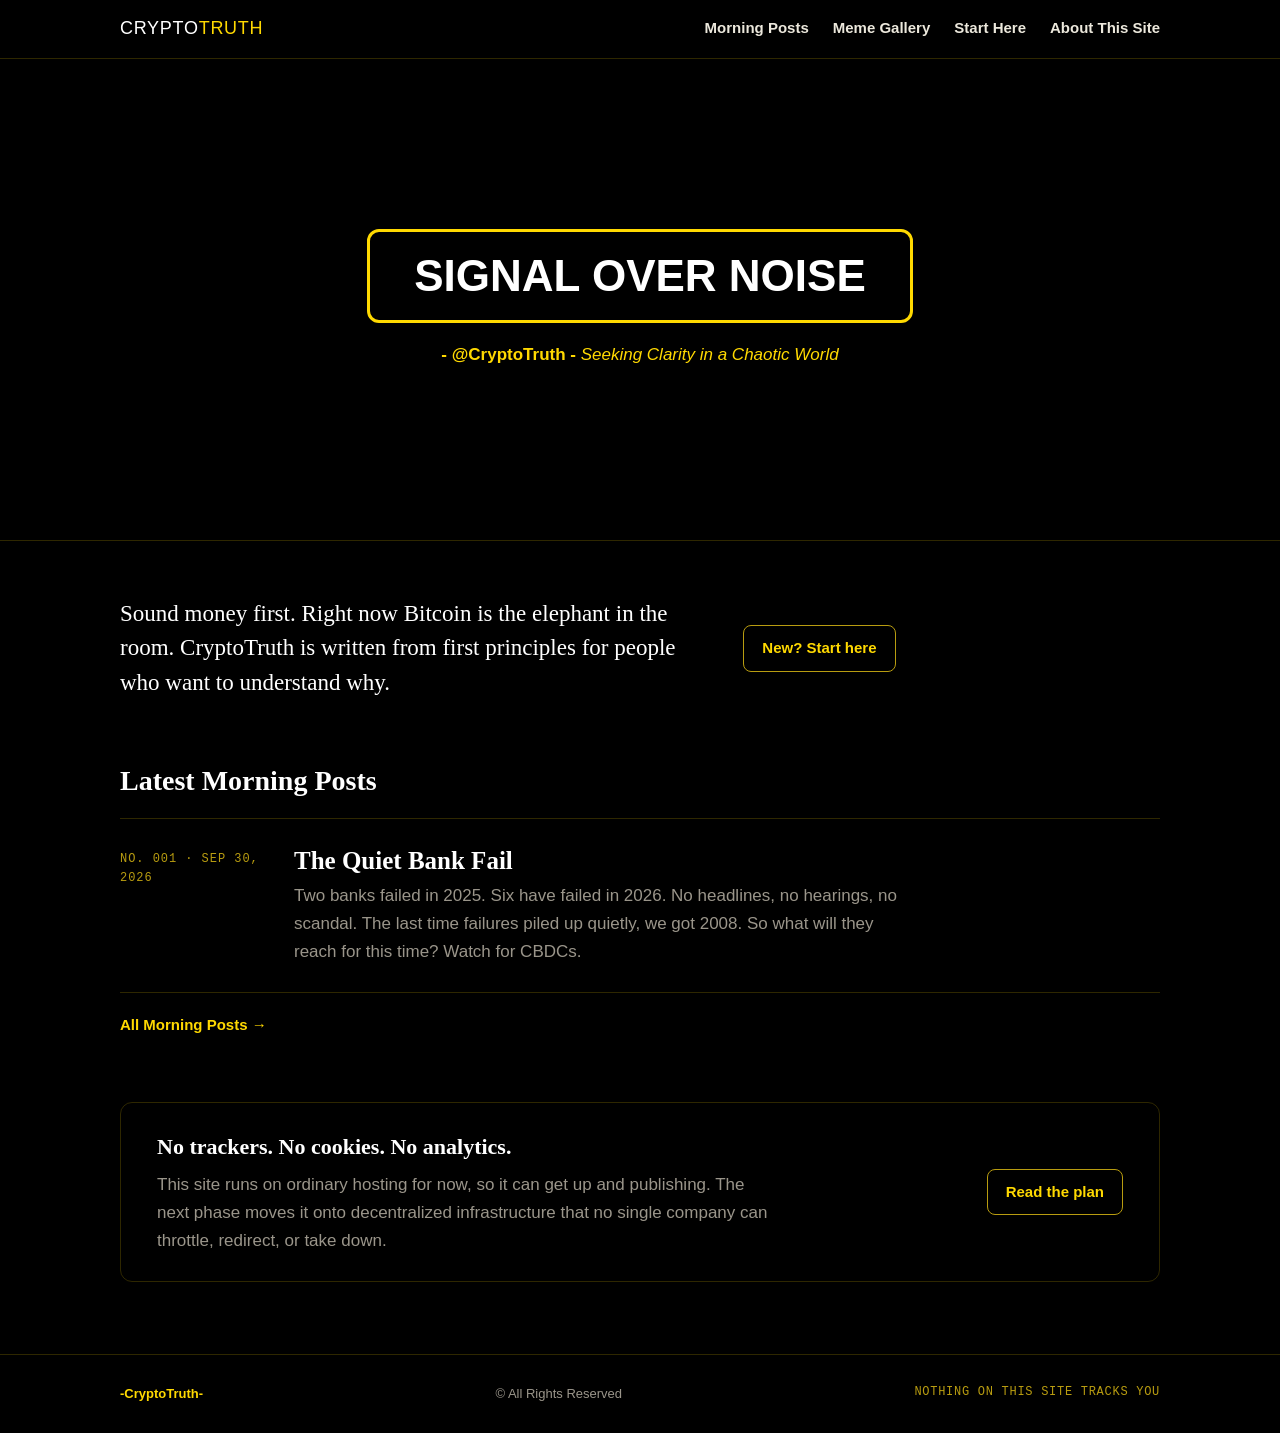
<file: docs/index.html>
<!doctype html>
<html lang="en">
<head>
<meta charset="utf-8">
<meta name="viewport" content="width=device-width, initial-scale=1">
<meta name="referrer" content="no-referrer">
<title>CryptoTruth</title>
<meta name="description" content="Sound money, first principles, and the signal behind the noise.">
<link rel="stylesheet" href="assets/site.css">
</head>
<body>
<header class="top">
  <div class="top-inner">
    <a class="mark" href="" aria-label="CryptoTruth home">CRYPTO<span>TRUTH</span></a>
    <button class="menu-btn" id="menu-btn" type="button" aria-expanded="false" aria-controls="main-nav">Menu</button>
    <nav class="nav" id="main-nav" aria-label="Main">
      <a href="posts/">Morning Posts</a>
      <a href="gallery/">Meme Gallery</a>
      <a href="start/">Start Here</a>
      <a href="about/">About This Site</a>
    </nav>
  </div>
</header>
<section class="hero" aria-label="CryptoTruth">
  <canvas id="rain" aria-hidden="true"></canvas>
  <div class="hero-inner">
    <h1 class="frame">Signal Over Noise</h1>
    <div class="sig">- @CryptoTruth - <em>Seeking Clarity in a Chaotic World</em></div>
  </div>
</section>
<main class="page">
  <section class="lede-band">
    <p>Sound money first. Right now Bitcoin is the elephant in the room. CryptoTruth is written from first principles for people who want to understand why.</p>
    <div><a class="btn" href="start/">New? Start here</a></div>
  </section>
  <section>
    <h2 class="box-title">Latest Morning Posts</h2>
    <div class="posts">
    <article class="post-row">
      <div class="meta">No. 001 &middot; Sep 30, 2026</div>
      <div>
        <h3><a href="posts/the-quiet-bank-fail/">The Quiet Bank Fail</a></h3>
        <p>Two banks failed in 2025. Six have failed in 2026. No headlines, no hearings, no scandal. The last time failures piled up quietly, we got 2008. So what will they reach for this time? Watch for CBDCs.</p>
      </div>
    </article>
    </div>
    <div class="all"><a href="posts/">All Morning Posts &rarr;</a></div>
  </section>
  <section class="note">
    <div>
      <h2>No trackers. No cookies. No analytics.</h2>
      <p>This site runs on ordinary hosting for now, so it can get up and publishing. The next phase moves it onto decentralized infrastructure that no single company can throttle, redirect, or take down.</p>
    </div>
    <a class="btn" href="about/">Read the plan</a>
  </section>
</main>
<footer>
  <div class="foot">
    <span class="sign">-CryptoTruth-</span>
    <span>&copy; All Rights Reserved</span>
    <span class="clean">Nothing on this site tracks you</span>
  </div>
</footer>
<script src="assets/site.js"></script>
</body>
</html>
</file>
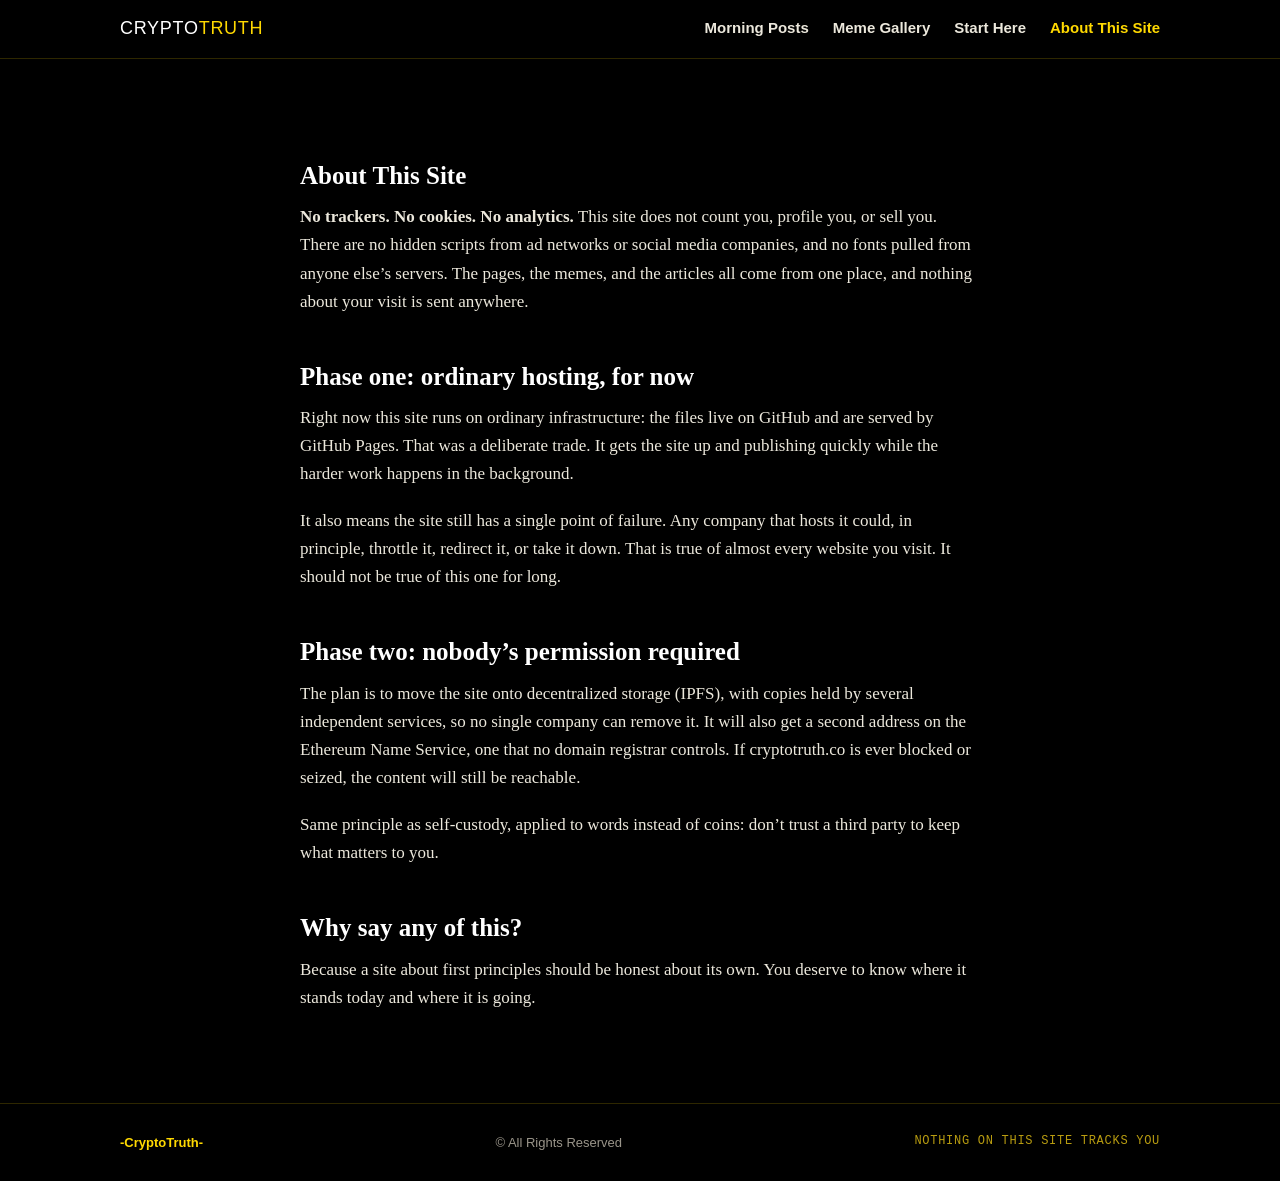
<file: docs/about/index.html>
<!doctype html>
<html lang="en">
<head>
<meta charset="utf-8">
<meta name="viewport" content="width=device-width, initial-scale=1">
<meta name="referrer" content="no-referrer">
<title>About This Site | CryptoTruth</title>
<meta name="description" content="Sound money, first principles, and the signal behind the noise.">
<link rel="stylesheet" href="../assets/site.css">
</head>
<body>
<header class="top">
  <div class="top-inner">
    <a class="mark" href="../" aria-label="CryptoTruth home">CRYPTO<span>TRUTH</span></a>
    <button class="menu-btn" id="menu-btn" type="button" aria-expanded="false" aria-controls="main-nav">Menu</button>
    <nav class="nav" id="main-nav" aria-label="Main">
      <a href="../posts/">Morning Posts</a>
      <a href="../gallery/">Meme Gallery</a>
      <a href="../start/">Start Here</a>
      <a href="../about/" aria-current="page">About This Site</a>
    </nav>
  </div>
</header>
<main class="page">
<div class="narrow prose">
  <h2 class="box-title">About This Site</h2>
<p><strong>No trackers. No cookies. No analytics.</strong> This site does not count you, profile you, or sell you. There are no hidden scripts from ad networks or social media companies, and no fonts pulled from anyone else&rsquo;s servers. The pages, the memes, and the articles all come from one place, and nothing about your visit is sent anywhere.</p>
<h2>Phase one: ordinary hosting, for now</h2>
<p>Right now this site runs on ordinary infrastructure: the files live on GitHub and are served by GitHub Pages. That was a deliberate trade. It gets the site up and publishing quickly while the harder work happens in the background.</p>
<p>It also means the site still has a single point of failure. Any company that hosts it could, in principle, throttle it, redirect it, or take it down. That is true of almost every website you visit. It should not be true of this one for long.</p>
<h2>Phase two: nobody&rsquo;s permission required</h2>
<p>The plan is to move the site onto decentralized storage (IPFS), with copies held by several independent services, so no single company can remove it. It will also get a second address on the Ethereum Name Service, one that no domain registrar controls. If cryptotruth.co is ever blocked or seized, the content will still be reachable.</p>
<p>Same principle as self-custody, applied to words instead of coins: don&rsquo;t trust a third party to keep what matters to you.</p>
<h2>Why say any of this?</h2>
<p>Because a site about first principles should be honest about its own. You deserve to know where it stands today and where it is going.</p>
</div>
</main>
<footer>
  <div class="foot">
    <span class="sign">-CryptoTruth-</span>
    <span>&copy; All Rights Reserved</span>
    <span class="clean">Nothing on this site tracks you</span>
  </div>
</footer>
<script src="../assets/site.js"></script>
</body>
</html>
</file>
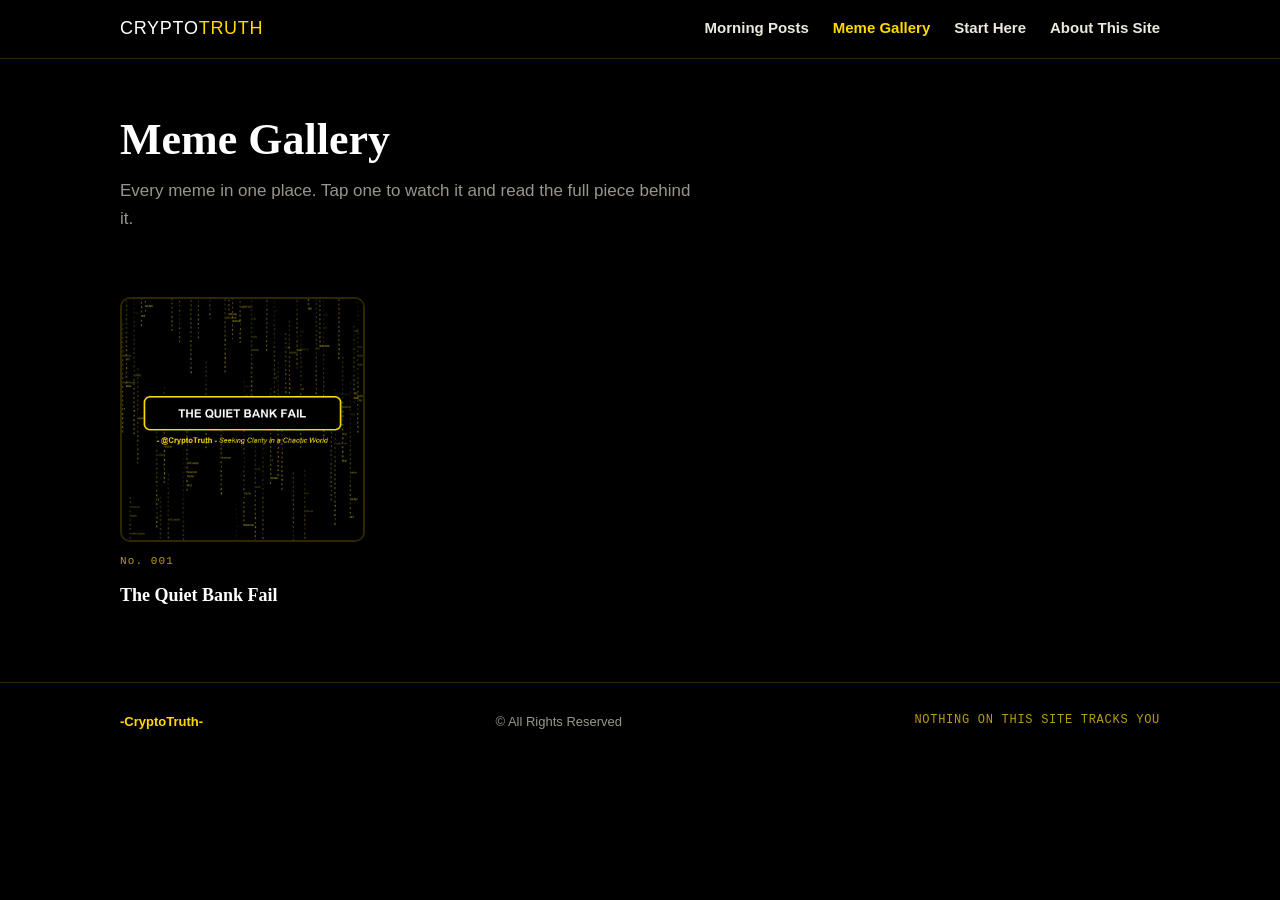
<file: docs/gallery/index.html>
<!doctype html>
<html lang="en">
<head>
<meta charset="utf-8">
<meta name="viewport" content="width=device-width, initial-scale=1">
<meta name="referrer" content="no-referrer">
<title>Meme Gallery | CryptoTruth</title>
<meta name="description" content="Sound money, first principles, and the signal behind the noise.">
<link rel="stylesheet" href="../assets/site.css">
</head>
<body>
<header class="top">
  <div class="top-inner">
    <a class="mark" href="../" aria-label="CryptoTruth home">CRYPTO<span>TRUTH</span></a>
    <button class="menu-btn" id="menu-btn" type="button" aria-expanded="false" aria-controls="main-nav">Menu</button>
    <nav class="nav" id="main-nav" aria-label="Main">
      <a href="../posts/">Morning Posts</a>
      <a href="../gallery/" aria-current="page">Meme Gallery</a>
      <a href="../start/">Start Here</a>
      <a href="../about/">About This Site</a>
    </nav>
  </div>
</header>
<main class="page">
  <div class="page-head" style="padding:0">
    <h1>Meme Gallery</h1>
    <p>Every meme in one place. Tap one to watch it and read the full piece behind it.</p>
  </div>
  <div class="gallery">
    <a class="tile" href="../posts/the-quiet-bank-fail/"><img src="../posts/the-quiet-bank-fail/poster.jpg" alt="" loading="lazy"><small>No. 001</small><span>The Quiet Bank Fail</span></a>
  </div>
</main>
<footer>
  <div class="foot">
    <span class="sign">-CryptoTruth-</span>
    <span>&copy; All Rights Reserved</span>
    <span class="clean">Nothing on this site tracks you</span>
  </div>
</footer>
<script src="../assets/site.js"></script>
</body>
</html>
</file>
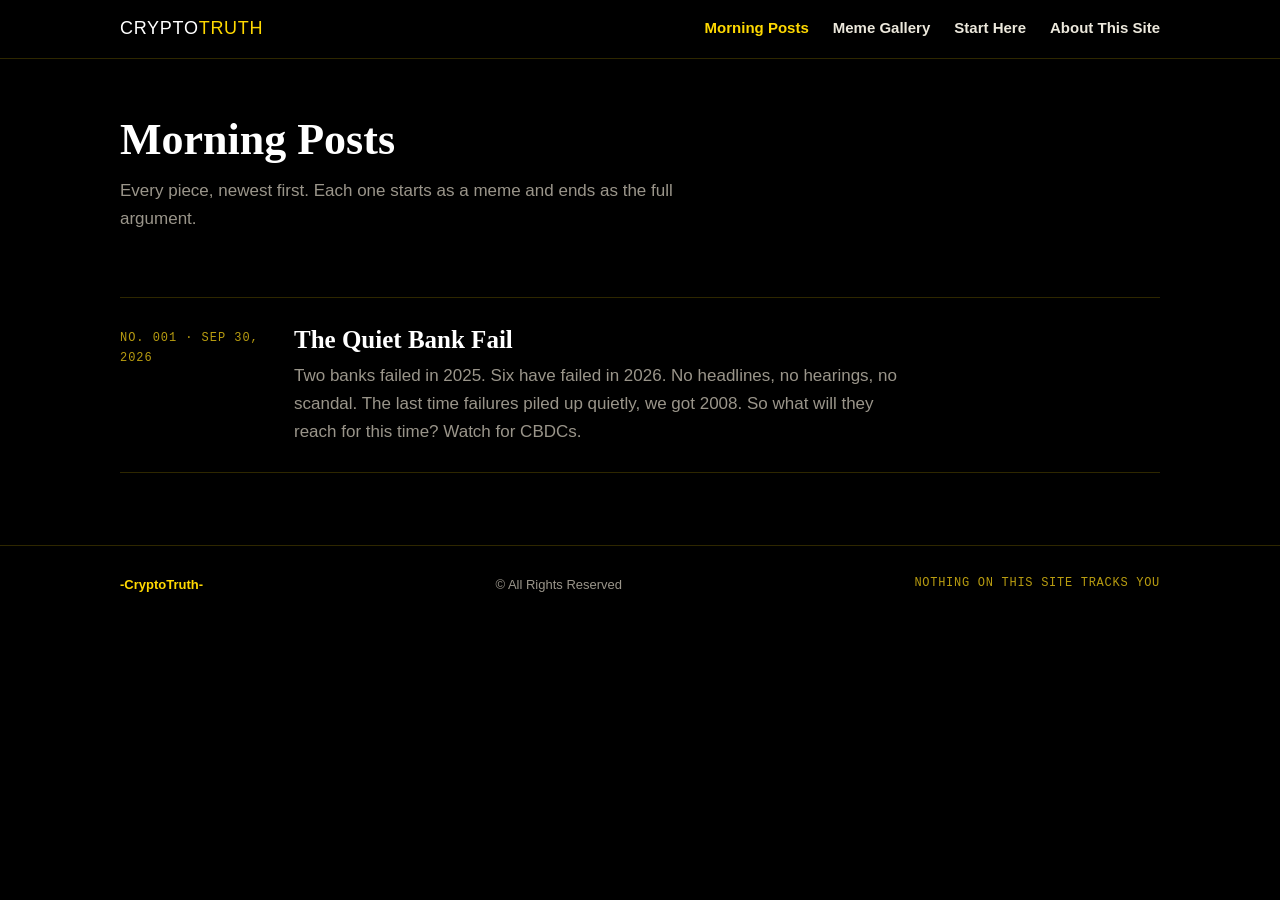
<file: docs/posts/index.html>
<!doctype html>
<html lang="en">
<head>
<meta charset="utf-8">
<meta name="viewport" content="width=device-width, initial-scale=1">
<meta name="referrer" content="no-referrer">
<title>Morning Posts | CryptoTruth</title>
<meta name="description" content="Sound money, first principles, and the signal behind the noise.">
<link rel="stylesheet" href="../assets/site.css">
</head>
<body>
<header class="top">
  <div class="top-inner">
    <a class="mark" href="../" aria-label="CryptoTruth home">CRYPTO<span>TRUTH</span></a>
    <button class="menu-btn" id="menu-btn" type="button" aria-expanded="false" aria-controls="main-nav">Menu</button>
    <nav class="nav" id="main-nav" aria-label="Main">
      <a href="../posts/" aria-current="page">Morning Posts</a>
      <a href="../gallery/">Meme Gallery</a>
      <a href="../start/">Start Here</a>
      <a href="../about/">About This Site</a>
    </nav>
  </div>
</header>
<main class="page">
  <div class="page-head" style="padding:0">
    <h1>Morning Posts</h1>
    <p>Every piece, newest first. Each one starts as a meme and ends as the full argument.</p>
  </div>
  <div class="posts">
    <article class="post-row">
      <div class="meta">No. 001 &middot; Sep 30, 2026</div>
      <div>
        <h3><a href="../posts/the-quiet-bank-fail/">The Quiet Bank Fail</a></h3>
        <p>Two banks failed in 2025. Six have failed in 2026. No headlines, no hearings, no scandal. The last time failures piled up quietly, we got 2008. So what will they reach for this time? Watch for CBDCs.</p>
      </div>
    </article>
  </div>
</main>
<footer>
  <div class="foot">
    <span class="sign">-CryptoTruth-</span>
    <span>&copy; All Rights Reserved</span>
    <span class="clean">Nothing on this site tracks you</span>
  </div>
</footer>
<script src="../assets/site.js"></script>
</body>
</html>
</file>
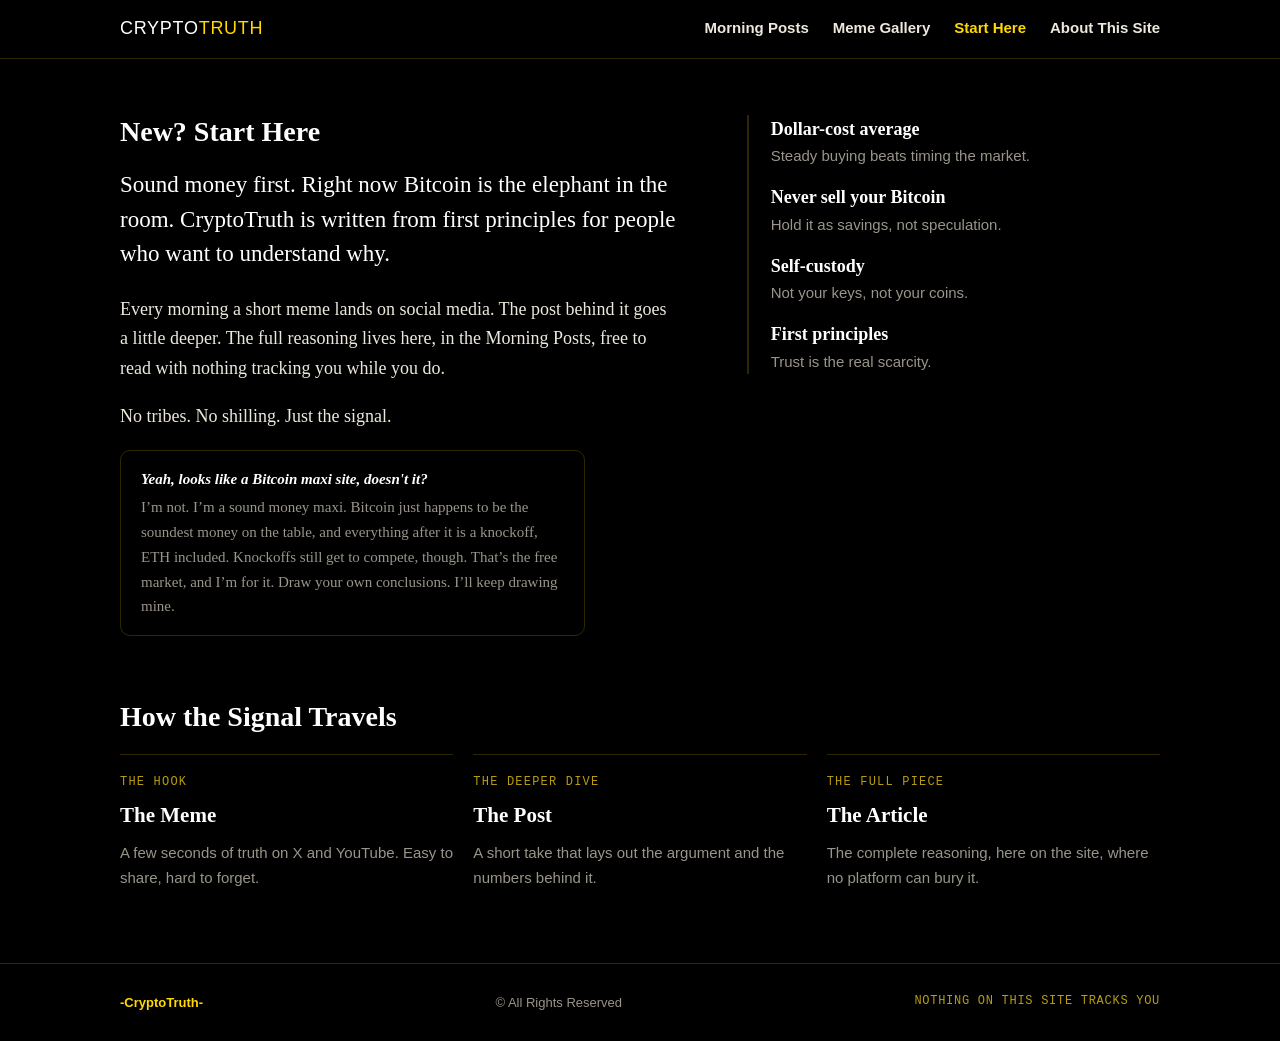
<file: docs/start/index.html>
<!doctype html>
<html lang="en">
<head>
<meta charset="utf-8">
<meta name="viewport" content="width=device-width, initial-scale=1">
<meta name="referrer" content="no-referrer">
<title>Start Here | CryptoTruth</title>
<meta name="description" content="Sound money, first principles, and the signal behind the noise.">
<link rel="stylesheet" href="../assets/site.css">
</head>
<body>
<header class="top">
  <div class="top-inner">
    <a class="mark" href="../" aria-label="CryptoTruth home">CRYPTO<span>TRUTH</span></a>
    <button class="menu-btn" id="menu-btn" type="button" aria-expanded="false" aria-controls="main-nav">Menu</button>
    <nav class="nav" id="main-nav" aria-label="Main">
      <a href="../posts/">Morning Posts</a>
      <a href="../gallery/">Meme Gallery</a>
      <a href="../start/" aria-current="page">Start Here</a>
      <a href="../about/">About This Site</a>
    </nav>
  </div>
</header>
<main class="page">
<section class="intro">
  <div>
    <h2 class="box-title">New? Start Here</h2>
    <p class="lede">Sound money first. Right now Bitcoin is the elephant in the room. CryptoTruth is written from first principles for people who want to understand why.</p>
    <p>Every morning a short meme lands on social media. The post behind it goes a little deeper. The full reasoning lives here, in the Morning Posts, free to read with nothing tracking you while you do.</p>
    <p>No tribes. No shilling. Just the signal.</p>
    <aside class="aside"><b>Yeah, looks like a Bitcoin maxi site, doesn&#x27;t it?</b>I&rsquo;m not. I&rsquo;m a sound money maxi. Bitcoin just happens to be the soundest money on the table, and everything after it is a knockoff, ETH included. Knockoffs still get to compete, though. That&rsquo;s the free market, and I&rsquo;m for it. Draw your own conclusions. I&rsquo;ll keep drawing mine.</aside>
  </div>
  <ul class="tenets" aria-label="Core positions">
    <li><b>Dollar-cost average</b>Steady buying beats timing the market.</li>
    <li><b>Never sell your Bitcoin</b>Hold it as savings, not speculation.</li>
    <li><b>Self-custody</b>Not your keys, not your coins.</li>
    <li><b>First principles</b>Trust is the real scarcity.</li>
  </ul>
</section>
<section>
  <h2 class="box-title">How the Signal Travels</h2>
  <div class="path">
    <div class="step"><div class="n">THE HOOK</div><h3>The Meme</h3><p>A few seconds of truth on X and YouTube. Easy to share, hard to forget.</p></div>
    <div class="step"><div class="n">THE DEEPER DIVE</div><h3>The Post</h3><p>A short take that lays out the argument and the numbers behind it.</p></div>
    <div class="step"><div class="n">THE FULL PIECE</div><h3>The Article</h3><p>The complete reasoning, here on the site, where no platform can bury it.</p></div>
  </div>
</section>
</main>
<footer>
  <div class="foot">
    <span class="sign">-CryptoTruth-</span>
    <span>&copy; All Rights Reserved</span>
    <span class="clean">Nothing on this site tracks you</span>
  </div>
</footer>
<script src="../assets/site.js"></script>
</body>
</html>
</file>
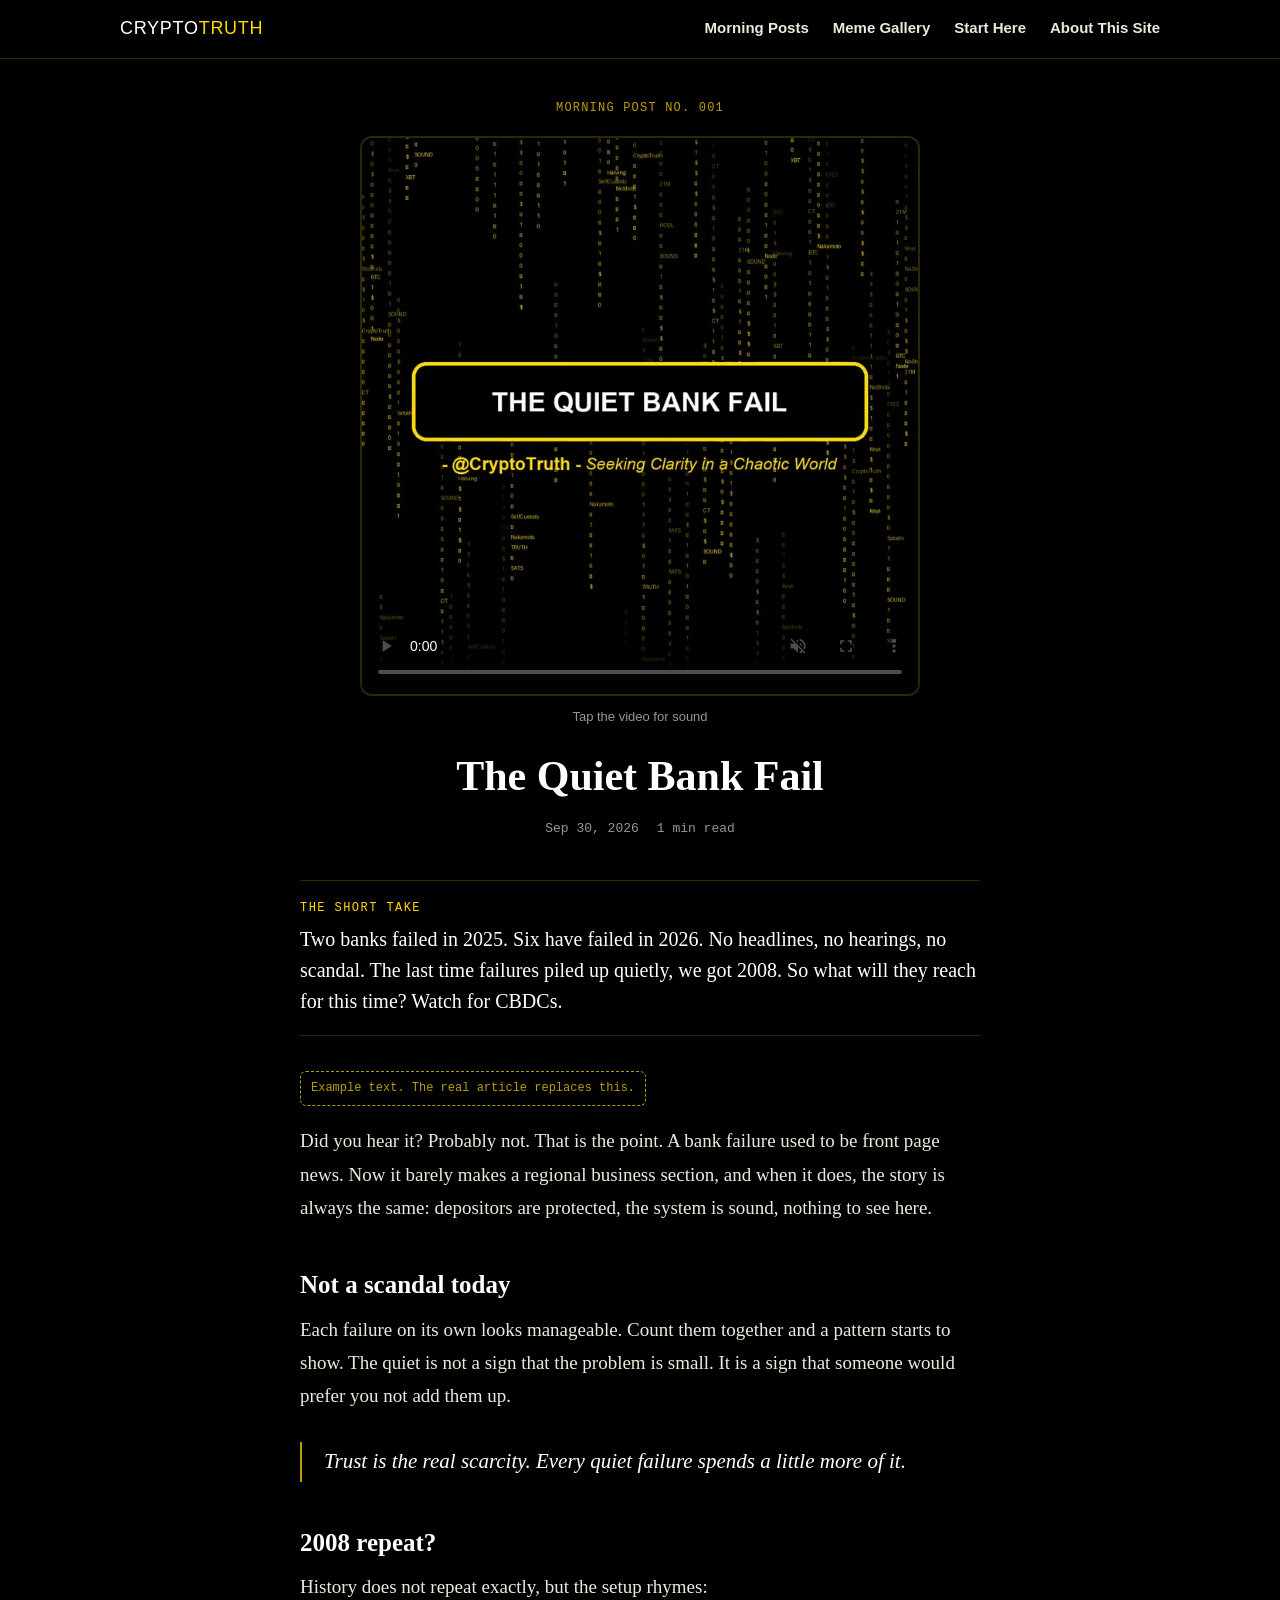
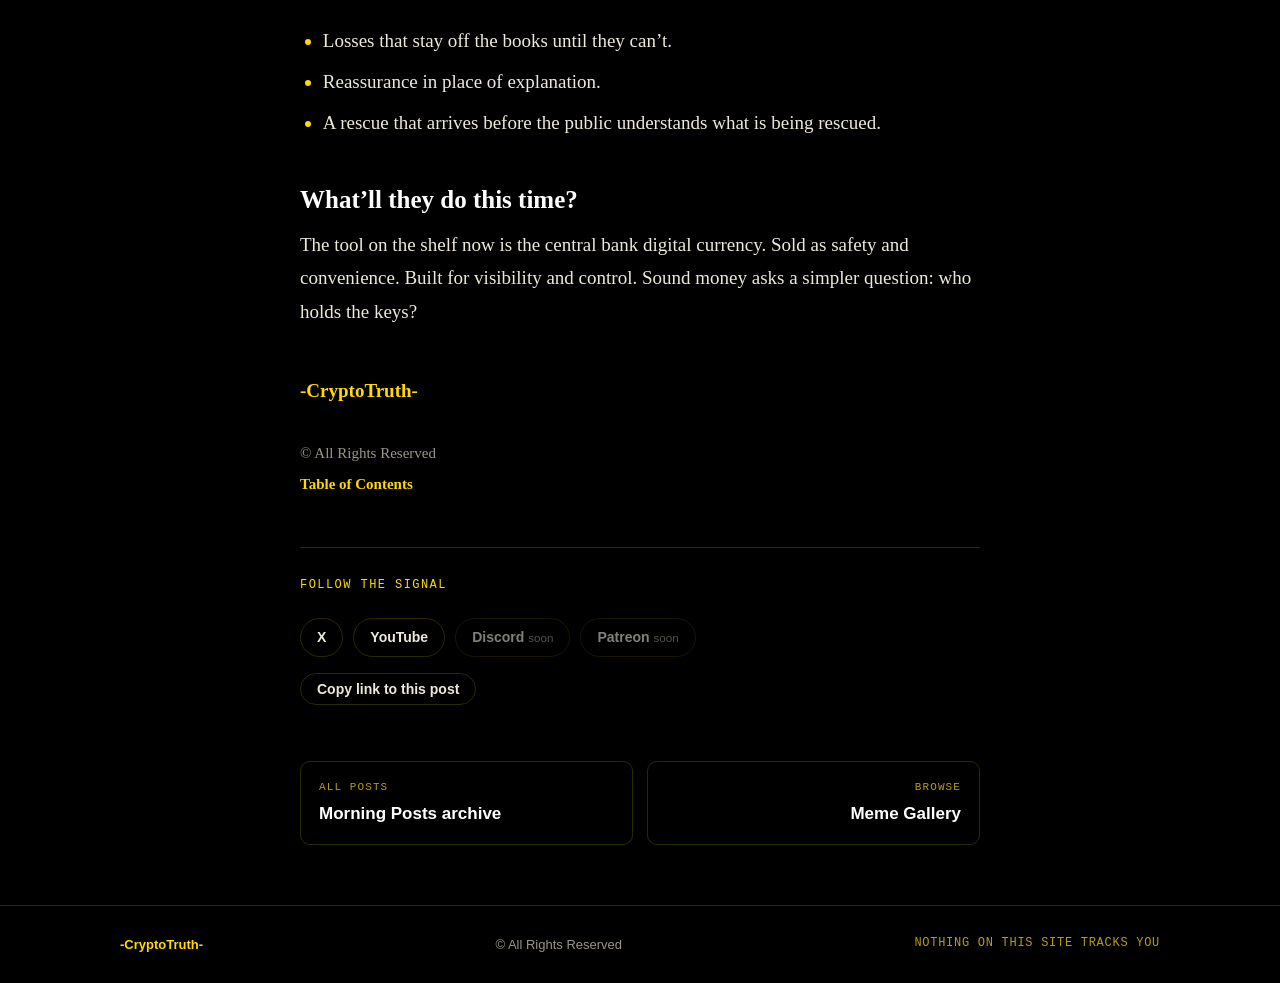
<file: docs/posts/the-quiet-bank-fail/index.html>
<!doctype html>
<html lang="en">
<head>
<meta charset="utf-8">
<meta name="viewport" content="width=device-width, initial-scale=1">
<meta name="referrer" content="no-referrer">
<title>The Quiet Bank Fail | CryptoTruth</title>
<meta name="description" content="Two banks failed in 2025. Six have failed in 2026. No headlines, no hearings, no scandal. The last time failures piled up quietly, we got 2008. So what will they reach for this time? Watch for CBDCs.">
<link rel="stylesheet" href="../../assets/site.css">
</head>
<body>
<header class="top">
  <div class="top-inner">
    <a class="mark" href="../../" aria-label="CryptoTruth home">CRYPTO<span>TRUTH</span></a>
    <button class="menu-btn" id="menu-btn" type="button" aria-expanded="false" aria-controls="main-nav">Menu</button>
    <nav class="nav" id="main-nav" aria-label="Main">
      <a href="../../posts/">Morning Posts</a>
      <a href="../../gallery/">Meme Gallery</a>
      <a href="../../start/">Start Here</a>
      <a href="../../about/">About This Site</a>
    </nav>
  </div>
</header>
<div class="narrow">
  <section class="meme">
    <div class="crumb">Morning Post No. 001</div>
    <div class="video">
      <video src="meme.mp4" poster="poster.jpg" controls muted loop playsinline preload="metadata" aria-label="The Quiet Bank Fail meme"></video>
    </div>
    <div class="sound">Tap the video for sound</div>
    <h1>The Quiet Bank Fail</h1>
    <div class="meta-line"><span>Sep 30, 2026</span><span>1 min read</span></div>
  </section>
  <section class="take" aria-label="The short take">
    <div class="label">The short take</div>
    <p>Two banks failed in 2025. Six have failed in 2026. No headlines, no hearings, no scandal. The last time failures piled up quietly, we got 2008. So what will they reach for this time? Watch for CBDCs.</p>
  </section>
  <article class="prose">
<div class="sample">Example text. The real article replaces this.</div>
<p>Did you hear it? Probably not. That is the point. A bank failure used to be front page news. Now it barely makes a regional business section, and when it does, the story is always the same: depositors are protected, the system is sound, nothing to see here.</p>
<h2>Not a scandal today</h2>
<p>Each failure on its own looks manageable. Count them together and a pattern starts to show. The quiet is not a sign that the problem is small. It is a sign that someone would prefer you not add them up.</p>
<blockquote>
<p>Trust is the real scarcity. Every quiet failure spends a little more of it.</p>
</blockquote>
<h2>2008 repeat?</h2>
<p>History does not repeat exactly, but the setup rhymes:</p>
<ul>
<li>Losses that stay off the books until they can&rsquo;t.</li>
<li>Reassurance in place of explanation.</li>
<li>A rescue that arrives before the public understands what is being rescued.</li>
</ul>
<h2>What&rsquo;ll they do this time?</h2>
<p>The tool on the shelf now is the central bank digital currency. Sold as safety and convenience. Built for visibility and control. Sound money asks a simpler question: who holds the keys?</p>
    <div class="signoff">
      <div class="name">-CryptoTruth-</div>
      <div class="rights">&copy; All Rights Reserved</div>
      <a class="toc" href="../../posts/">Table of Contents</a>
    </div>
  </article>
  <section class="channels" aria-label="Follow and share">
    <div class="label">Follow the signal</div>
    <div class="chips"><a class="chip" href="https://x.com/cryptotruth" rel="noopener">X</a><a class="chip" href="https://www.youtube.com/@CryptoTruth411" rel="noopener">YouTube</a><span class="chip soon">Discord <small>soon</small></span><span class="chip soon">Patreon <small>soon</small></span></div>
    <div class="chips"><button class="chip" id="copy-link" type="button" data-url="https://cryptotruth.co/posts/the-quiet-bank-fail/">Copy link to this post</button></div>
    <div class="copied" id="copied" aria-live="polite"></div>
  </section>
  <nav class="pager" aria-label="More Morning Posts">
    <a href="../../posts/"><small>All posts</small>Morning Posts archive</a>
    <a class="next" href="../../gallery/"><small>Browse</small>Meme Gallery</a>
  </nav>
</div>
<footer>
  <div class="foot">
    <span class="sign">-CryptoTruth-</span>
    <span>&copy; All Rights Reserved</span>
    <span class="clean">Nothing on this site tracks you</span>
  </div>
</footer>
<script src="../../assets/site.js"></script>
</body>
</html>
</file>
<file: docs/assets/site.css>
/* CryptoTruth site styles. One look: black + signal gold, matching the memes.
   No web fonts: system fonts only, so no third-party requests. */
:root {
  --ink: #000000;
  --panel: #0b0a06;
  --gold: #ffd900;
  --gold-dim: #b89c10;
  --gold-faint: rgba(255, 217, 0, 0.18);
  --text: #ece8dc;
  --muted: #9a958a;
  --display: "Arial Black", "Helvetica Neue", Arial, "Liberation Sans", sans-serif;
  --body: "Helvetica Neue", Arial, "Liberation Sans", sans-serif;
  --serif: "Iowan Old Style", "Palatino Linotype", Palatino, Georgia, "Times New Roman", serif;
  --mono: ui-monospace, "SF Mono", Consolas, "Liberation Mono", monospace;
  color-scheme: dark;
}
* { box-sizing: border-box; }
html, body { background: var(--ink); color: var(--text); }
body { font-family: var(--body); font-size: 17px; line-height: 1.65; margin: 0; }
a { color: var(--gold); text-decoration: none; }
a:hover, a:focus-visible { text-decoration: underline; text-underline-offset: 3px; }
:focus-visible { outline: 2px solid var(--gold); outline-offset: 3px; }
img, video { max-width: 100%; }

/* Header */
.top { position: sticky; top: 0; z-index: 10; background: rgba(0,0,0,0.9); backdrop-filter: blur(6px); border-bottom: 1px solid var(--gold-faint); }
.top-inner { max-width: 1080px; margin: 0 auto; padding: 14px 20px; display: flex; align-items: center; justify-content: space-between; gap: 16px; flex-wrap: wrap; }
.mark { font-family: var(--display); font-size: 18px; letter-spacing: 0.04em; color: #fff; }
.mark span { color: var(--gold); }
.mark:hover { text-decoration: none; }
.nav { display: flex; gap: 24px; flex-wrap: wrap; font-size: 15px; font-weight: 600; }
.nav a { color: var(--text); }
.nav a:hover, .nav a:focus-visible, .nav a[aria-current] { color: var(--gold); }
.menu-btn { display: none; background: transparent; border: 1px solid var(--gold-dim); color: var(--gold); border-radius: 8px; padding: 6px 12px; font: 700 12px var(--body); letter-spacing: 0.1em; text-transform: uppercase; cursor: pointer; }

/* Shared pieces */
.box-title { margin: 0 0 20px; font-family: var(--serif); font-weight: 600; font-size: 28px; line-height: 1.2; color: #fff; }
.label { font-family: var(--mono); font-size: 12px; letter-spacing: 0.12em; text-transform: uppercase; color: var(--gold); margin-bottom: 6px; }
.sig { color: var(--gold); font-weight: 700; font-size: clamp(14px, 2vw, 17px); }
.sig em { font-weight: 400; }
.btn { display: inline-block; border: 1px solid var(--gold-dim); color: var(--gold); font-weight: 600; font-size: 15px; padding: 10px 18px; border-radius: 8px; white-space: nowrap; }
.btn:hover, .btn:focus-visible { text-decoration: none; border-color: var(--gold); background: rgba(255,217,0,0.08); }
.page { max-width: 1080px; margin: 0 auto; padding: 56px 20px 32px; display: grid; gap: 64px; }
.narrow { max-width: 720px; margin: 0 auto; padding: 0 20px; }
.prose p { margin: 0 0 1.1em; }
.prose { font-family: var(--serif); }
.prose h2 { margin: 1.8em 0 0.5em; font-family: var(--serif); font-weight: 600; font-size: 25px; line-height: 1.25; color: #fff; }
.prose blockquote { margin: 1.4em 0; padding: 4px 0 4px 22px; border-left: 2px solid var(--gold-dim); font-style: italic; font-size: 21px; line-height: 1.5; color: #fff; }
.prose blockquote p { margin: 0; }
.prose ul, .prose ol { padding-left: 1.2em; margin: 0 0 1.1em; }
.prose li { margin-bottom: 0.4em; }
.prose li::marker { color: var(--gold); }
.page-head { padding-block: 48px 8px; }
.page-head h1 { margin: 0 0 12px; font-family: var(--serif); font-weight: 600; color: #fff; font-size: clamp(30px, 5vw, 44px); line-height: 1.15; text-wrap: balance; }
.page-head p { margin: 0; color: var(--muted); max-width: 62ch; }

/* Home hero */
.hero { position: relative; overflow: hidden; border-bottom: 1px solid var(--gold-faint); }
#rain { position: absolute; inset: 0; width: 100%; height: 100%; display: block; }
.hero-inner { position: relative; max-width: 1080px; margin: 0 auto; padding: clamp(90px, 16vw, 170px) 20px; display: flex; flex-direction: column; align-items: center; gap: 18px; text-align: center; }
.frame { margin: 0; background: var(--ink); border: 3px solid var(--gold); border-radius: 12px; padding: 18px clamp(20px, 5vw, 44px); font-family: var(--display); font-weight: 900; color: #fff; font-size: clamp(22px, 4.6vw, 44px); line-height: 1.2; text-transform: uppercase; text-wrap: balance; max-width: 100%; }
.lede-band { display: grid; grid-template-columns: minmax(0, 1.4fr) minmax(0, 1fr); gap: 40px; align-items: center; }
.lede-band p { margin: 0; font-family: var(--serif); font-size: 23px; line-height: 1.5; color: #fff; max-width: 60ch; }

/* Start Here */
.intro { display: grid; grid-template-columns: minmax(0, 1.4fr) minmax(0, 1fr); gap: 48px; align-items: start; }
.intro p { margin: 0 0 1em; max-width: 62ch; }
.intro p { font-family: var(--serif); font-size: 18px; }
.intro .lede { font-size: 23px; line-height: 1.5; color: #fff; }
.aside { display: block; margin-top: 8px; padding: 16px 20px; border: 1px solid var(--gold-faint); border-radius: 10px; font-size: 15px; color: var(--muted); max-width: 62ch; }
.aside { font-family: var(--serif); }
.aside b { display: block; color: #fff; margin-bottom: 4px; font-style: italic; font-weight: 600; }
.tenets { list-style: none; margin: 0; padding: 0 0 0 22px; display: grid; gap: 14px; border-left: 2px solid var(--gold-faint); }
.tenets li { font-size: 15px; color: var(--muted); }
.tenets b { display: block; color: #fff; font-family: var(--serif); font-weight: 600; font-size: 18px; }
.path { display: grid; grid-template-columns: repeat(3, minmax(0, 1fr)); gap: 20px; }
.step { border-top: 1px solid var(--gold-faint); padding: 18px 0 0; }
.step .n { font-family: var(--mono); font-size: 12px; color: var(--gold-dim); letter-spacing: 0.1em; }
.step h3 { margin: 6px 0 8px; font-family: var(--serif); font-weight: 600; font-size: 21px; color: #fff; }
.step p { margin: 0; font-size: 15px; color: var(--muted); }

/* Post lists */
.posts { display: grid; border-top: 1px solid var(--gold-faint); }
.post-row { display: grid; grid-template-columns: 150px minmax(0, 1fr); gap: 24px; padding-block: 26px; border-bottom: 1px solid var(--gold-faint); }
.post-row .meta { font-family: var(--mono); font-size: 12px; color: var(--gold-dim); text-transform: uppercase; letter-spacing: 0.08em; padding-top: 5px; }
.post-row h3 { margin: 0 0 6px; font-family: var(--serif); font-weight: 600; font-size: 25px; line-height: 1.25; text-wrap: balance; }
.post-row h3 a { color: #fff; }
.post-row h3 a:hover { color: var(--gold); }
.post-row p { margin: 0; color: var(--muted); max-width: 64ch; }
.all { margin-top: 20px; font-weight: 600; font-size: 15px; }

/* Gallery */
.gallery { display: grid; grid-template-columns: repeat(auto-fill, minmax(220px, 1fr)); gap: 20px; }
.tile { display: grid; gap: 10px; color: #fff; }
.tile img { width: 100%; aspect-ratio: 1 / 1; object-fit: cover; border: 2px solid var(--gold-faint); border-radius: 10px; display: block; }
.tile:hover { text-decoration: none; }
.tile:hover img { border-color: var(--gold); }
.tile span { font-family: var(--serif); font-weight: 600; font-size: 18px; }
.tile small { font-family: var(--mono); color: var(--gold-dim); font-size: 11px; letter-spacing: 0.1em; }

/* Article */
.meme { padding-block: 40px 8px; display: grid; gap: 18px; justify-items: center; text-align: center; }
.crumb { font-family: var(--mono); font-size: 12px; letter-spacing: 0.1em; text-transform: uppercase; color: var(--gold-dim); }
.video { width: 100%; max-width: 560px; aspect-ratio: 1 / 1; border: 2px solid var(--gold-faint); border-radius: 12px; overflow: hidden; background: #000; }
.video video { width: 100%; height: 100%; display: block; object-fit: cover; }
.sound { font-size: 13px; color: var(--muted); margin-top: -8px; }
.meme h1 { margin: 6px 0 0; font-family: var(--serif); font-weight: 600; color: #fff; font-size: clamp(30px, 5vw, 42px); line-height: 1.15; text-wrap: balance; }
.meta-line { font-family: var(--mono); font-size: 13px; color: var(--muted); display: flex; gap: 8px 18px; flex-wrap: wrap; justify-content: center; }
.take { margin-block: 32px; border-block: 1px solid var(--gold-faint); padding: 18px 0; }
.take p { margin: 0; font-family: var(--serif); font-size: 20px; line-height: 1.55; color: #fff; }
.sample { font-family: var(--mono); font-size: 12px; color: var(--gold-dim); border: 1px dashed var(--gold-dim); border-radius: 6px; padding: 6px 10px; display: inline-block; margin-bottom: 18px; }
article.prose { font-size: 19px; line-height: 1.75; }
.signoff { margin-top: 2.4em; }
.signoff .name { color: var(--gold); font-weight: 700; }
.signoff .rights { margin-top: 2.2em; color: var(--muted); font-size: 15px; }
.signoff .toc { font-weight: 700; font-size: 15px; }
.channels { margin-block: 48px 24px; border-top: 1px solid var(--gold-faint); padding-top: 28px; display: grid; gap: 16px; }
.chips { display: flex; flex-wrap: wrap; gap: 10px; }
.chip { border: 1px solid var(--gold-faint); border-radius: 999px; padding: 7px 16px; font-size: 14px; font-weight: 700; color: var(--text); background: transparent; font-family: inherit; cursor: pointer; }
a.chip:hover, button.chip:hover, .chip:focus-visible { border-color: var(--gold); color: var(--gold); text-decoration: none; }
.chip.soon { opacity: 0.55; cursor: default; }
.chip.soon small { font-weight: 400; color: var(--muted); }
.copied { font-size: 13px; color: var(--gold); min-height: 1.2em; }
.pager { display: grid; grid-template-columns: 1fr 1fr; gap: 14px; margin-bottom: 60px; }
.pager a { border: 1px solid var(--gold-faint); border-radius: 10px; padding: 16px 18px; display: grid; gap: 4px; color: #fff; font-weight: 700; }
.pager a:hover { border-color: var(--gold); text-decoration: none; }
.pager small { font-family: var(--mono); font-weight: 400; font-size: 11px; letter-spacing: 0.1em; text-transform: uppercase; color: var(--gold-dim); }
.pager .next { text-align: right; }

/* Transparency note */
.note { border: 1px solid var(--gold-faint); border-radius: 12px; padding: 26px clamp(20px, 4vw, 36px); display: grid; grid-template-columns: minmax(0, 1fr) auto; gap: 24px; align-items: center; }
.note h2 { margin: 0 0 6px; font-family: var(--serif); font-weight: 600; font-size: 22px; color: #fff; }
.note p { margin: 0; color: var(--muted); max-width: 66ch; }

/* Footer */
footer { border-top: 1px solid var(--gold-faint); margin-top: 40px; }
.foot { max-width: 1080px; margin: 0 auto; padding: 28px 20px; display: flex; flex-wrap: wrap; gap: 12px 28px; justify-content: space-between; font-size: 13px; color: var(--muted); }
.foot .sign { color: var(--gold); font-weight: 700; }
.foot .clean { font-family: var(--mono); font-size: 12px; letter-spacing: 0.06em; text-transform: uppercase; color: var(--gold-dim); }

@media (max-width: 760px) {
  .intro, .note, .lede-band { grid-template-columns: 1fr; }
  .path { grid-template-columns: 1fr; }
  .post-row { grid-template-columns: 1fr; gap: 6px; }
  .menu-btn { display: inline-block; }
  .nav { display: none; width: 100%; flex-direction: column; gap: 12px; padding-block: 8px 4px; font-size: 14px; }
  .nav.open { display: flex; }
  .pager { grid-template-columns: 1fr; }
  .pager .next { text-align: left; }
}
</file>
